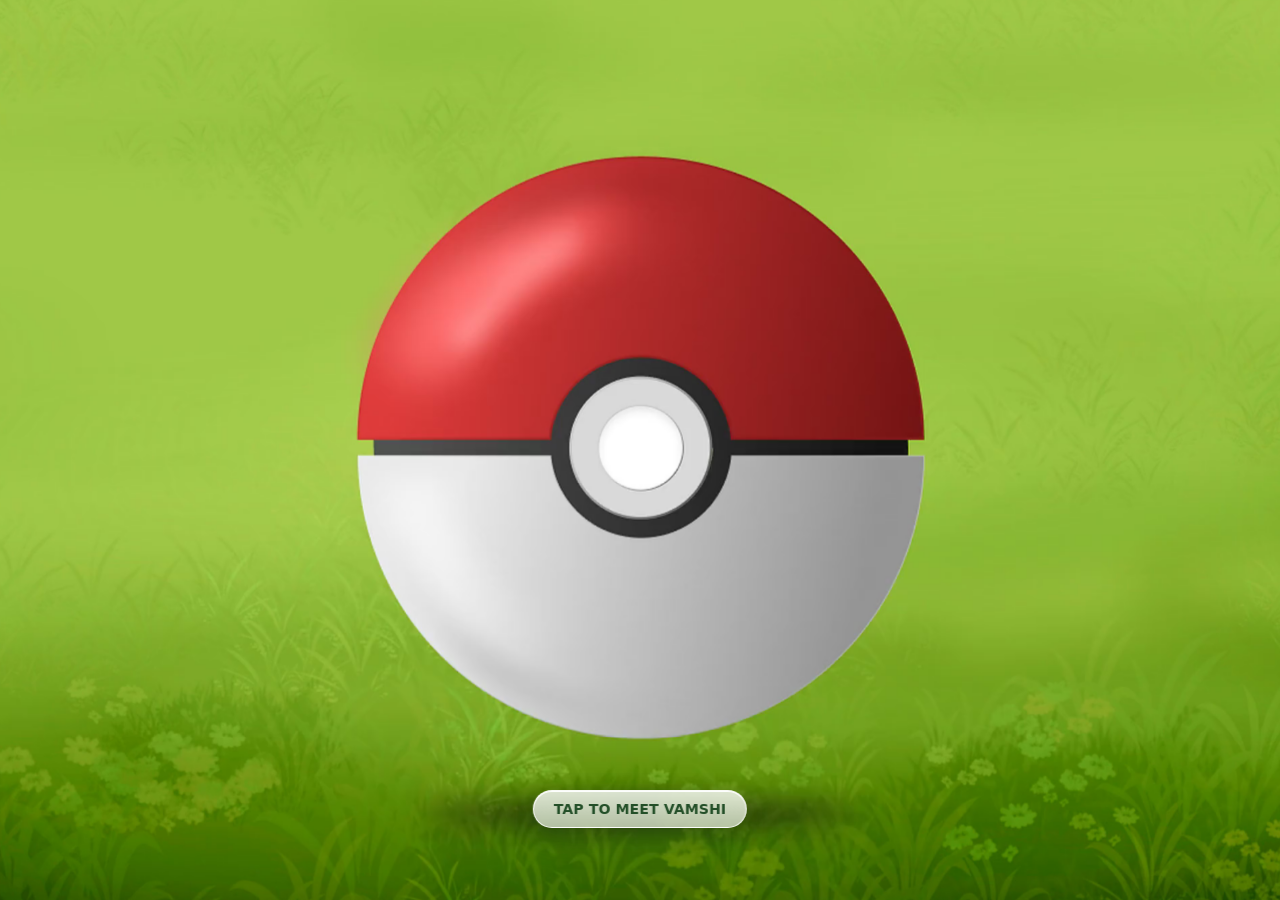
<file: index.html>
<!DOCTYPE html>
<html lang="en">
<head>
  <meta charset="UTF-8" />
  <meta name="viewport" content="width=device-width, initial-scale=1.0" />
  <title>Vamshi Mandre · Portfolio</title>
  <link rel="stylesheet" href="style.css"/>
  <link rel="icon" type="image/png" href="favicon.png" />
  <style>
    * { box-sizing: border-box; margin: 0; padding: 0; }
    html, body { height: 100%; }
    body { font-family: "Inter", "Segoe UI", system-ui, sans-serif; }

    #home {
      position: fixed; inset: 0; overflow: hidden;
      background: #9ccb6a;            /* grass-green until the poster paints */
      cursor: pointer;
    }
    #v {
      position: absolute; inset: 0;
      width: 100%; height: 100%;
      object-fit: cover; object-position: center;
      display: block; pointer-events: none;
      transform: scale(1.08);
      will-change: transform;
    }
    .hint {
      position: absolute; left: 50%; bottom: 8%;
      z-index: 3; margin: 0;
      display: inline-flex; align-items: center; gap: 9px; white-space: nowrap;
      padding: 10px 20px;
      color: #234f28; font-weight: 700; font-size: 14px; letter-spacing: .01em;
      background: linear-gradient(180deg, rgba(255,255,255,.82), rgba(255,255,255,.64));
      border: 1px solid rgba(255,255,255,.9); border-radius: 999px;
      box-shadow: 0 12px 28px rgba(26,60,28,.26), inset 0 1px 0 rgba(255,255,255,.95);
      -webkit-backdrop-filter: blur(10px) saturate(1.3);
      backdrop-filter: blur(10px) saturate(1.3);
      transform: translate(-50%, 0);
      animation: hintFloat 2.8s ease-in-out infinite;
    }
    #home.playing .hint {
      opacity: 0; transform: translate(-50%, 10px);
      transition: opacity .25s ease, transform .25s ease;
    }
    @keyframes hintFloat {
      0%, 100% { transform: translate(-50%, 0); }
      50%      { transform: translate(-50%, -5px); }
    }
    @media (prefers-reduced-motion: reduce) { .hint, #v { animation: none; } }

    /* portrait phones: cover-cropping clips the ball, so fit it and let the
       grass background fill the rest instead */
    @media (max-aspect-ratio: 5/8) {
      #home { background: #9ccb6a center center / cover no-repeat url("grass.jpg"); }
      #v {
        inset: auto; left: 50%; top: 50%;
        width: 175vw; height: auto;
        object-fit: fill;
        transform: translate(-50%, -50%) !important;
        animation: none !important;
        /* fade the video's top/bottom edges into the grass bg (no seam line) */
        -webkit-mask: linear-gradient(to bottom, transparent 0, #000 15%, #000 85%, transparent 100%);
                mask: linear-gradient(to bottom, transparent 0, #000 15%, #000 85%, transparent 100%);
      }
    }
  </style>
</head>
<body>
  <section id="home">
    <video id="v" muted playsinline preload="auto" poster="poster.png">
      <source src="home.mp4" type="video/mp4" />
    </video>
    <p class="hint">Tap to meet Vamshi</p>
  </section>

  <script>
    (function () {
      var NEXT = "details.html";      // → /portfolio/details when deployed
      var home = document.getElementById("home");
      var v = document.getElementById("v");
      var reduce = window.matchMedia("(prefers-reduced-motion: reduce)").matches;
      var busy = false, done = false;

      // gentle idle bob + cursor-reactive lean, composed into one transform
      var tx = 0, ty = 0, cx = 0, cy = 0, raf = 0, t0 = 0;
      function onMove(e) {
        var r = home.getBoundingClientRect();
        tx = (e.clientX - r.left - r.width / 2) / (r.width / 2);   // -1..1
        ty = (e.clientY - r.top - r.height / 2) / (r.height / 2);  // -1..1
      }
      function recentre() { tx = 0; ty = 0; }                     // ease back when cursor leaves
      function loop(now) {
        if (!t0) t0 = now;
        var bob = Math.sin((now - t0) / 3400 * 6.2832) * 1.1;      // gentle idle ±1.1%, ~3.4s
        cx += (tx - cx) * 0.09;                                    // smoothly follow the cursor
        cy += (ty - cy) * 0.09;
        var X = (cx * 2.2).toFixed(2);
        var Y = (bob + cy * 1.6).toFixed(2);
        var rot = (cx * 1.8).toFixed(2);
        v.style.transform = "scale(1.08) translate(" + X + "%," + Y + "%) rotate(" + rot + "deg)";
        raf = requestAnimationFrame(loop);
      }
      // wobble/cursor-lean only on devices with a real pointer (skip on touch)
      if (!reduce && window.matchMedia("(hover: hover) and (pointer: fine)").matches) {
        home.addEventListener("mousemove", onMove);
        home.addEventListener("mouseleave", recentre);
        raf = requestAnimationFrame(loop);
      }

      function go() { if (done) return; done = true; window.location.href = NEXT; }
      v.addEventListener("ended", go);

      home.addEventListener("click", function () {
        if (busy) return;
        busy = true;
        if (raf) cancelAnimationFrame(raf);          // freeze the ball where it is
        home.removeEventListener("mousemove", onMove);
        home.classList.add("playing");
        if (reduce) { go(); return; }
        var p = v.play();                // already at frame 0 — no seek, no hitch
        if (p && p.catch) p.catch(go);   // if playback is blocked, just navigate
        setTimeout(go, 900);             // safety net (video is ~0.6s)
      });
    })();
  </script>
</body>
</html>
</file>
<file: style.css>
/* ============================================================
   Pokémon Portfolio — styles
   ============================================================ */
:root {
  --red: #e3350d;
  --gold: #ffcb05;
  --blue: #3d7dca;
}

* { box-sizing: border-box; margin: 0; padding: 0; }

html, body {
  height: 100%;
  font-family: "Inter", "Segoe UI", system-ui, sans-serif;
  color: var(--ink);
  background: #7ac07a;
  -webkit-font-smoothing: antialiased;
}

/* view switching --------------------------------------------------------- */
.view {
  position: absolute;
  inset: 0;
  opacity: 0;
  visibility: hidden;
  transition: opacity .45s ease;
}
.view.is-active { opacity: 1; visibility: visible; }

/* ===================== HOME / GRASS ===================== */
#home {
  overflow: hidden;
  /* the grass photo fills the screen. Drop `grass.jpg` in the project folder.
     A green gradient shows as a fallback until the image is added. */
  background:
    #7ec04f
    linear-gradient(180deg, #9fd15e, #7cbd51 60%, #5ea23f) ;
  background-image: url("grass.jpg"),
    linear-gradient(180deg, #9fd15e, #7cbd51 60%, #5ea23f);
  background-size: cover, cover;
  background-position: center, center;
  background-repeat: no-repeat, no-repeat;
}
/* the grass photo already carries its own lighting — no CSS overlays */
#home::before, #home::after { display: none; }
/* the photo supplies the grass, so hide the CSS field decorations */
.wind, .bloom { display: none; }

/* ---- breeze: soft moving light bands over the field ---- */
.wind {
  position: absolute;
  inset: -20%;
  z-index: 1;
  pointer-events: none;
  background:
    repeating-linear-gradient(115deg,
      rgba(255,255,255,0) 0px,
      rgba(255,255,255,.05) 70px,
      rgba(255,255,255,0) 150px);
  mix-blend-mode: soft-light;
  animation: windmove 11s linear infinite;
}
@keyframes windmove {
  from { transform: translateX(-10%); }
  to   { transform: translateX(10%); }
}

/* ---- smooth swaying grass clumps ---- */
.clump {
  position: absolute;
  z-index: 2;
  transform-origin: bottom center;
  animation: sway var(--dur, 3.5s) ease-in-out infinite alternate;
  animation-delay: var(--delay, 0s);
  pointer-events: none;
  filter: drop-shadow(0 3px 2px rgba(0,0,0,.12));
}
.clump svg { display: block; }
@keyframes sway {
  from { transform: rotate(calc(var(--amp, 6deg) * -1)); }
  to   { transform: rotate(var(--amp, 6deg)); }
}

/* ---- drifting light particles (pollen) ---- */
.mote {
  position: absolute;
  z-index: 2;
  width: 6px; height: 6px;
  border-radius: 50%;
  background: radial-gradient(circle, rgba(255,255,255,.9), rgba(255,255,255,0) 70%);
  pointer-events: none;
  animation: drift var(--dur, 12s) linear infinite;
  animation-delay: var(--delay, 0s);
}
@keyframes drift {
  0%   { transform: translate(0, 0); opacity: 0; }
  10%  { opacity: .8; }
  90%  { opacity: .8; }
  100% { transform: translate(var(--dx, 40px), var(--dy, -120px)); opacity: 0; }
}

/* ---- roaming Pokémon (smooth vector) ---- */
.sprite {
  position: absolute;
  z-index: 3;
  left: 0; top: 0;
  pointer-events: none;
  will-change: transform;
}
.sprite .shadow {
  position: absolute;
  left: 50%; bottom: -2px;
  width: 60%; height: 12px;
  transform: translateX(-50%);
  background: radial-gradient(ellipse, rgba(0,0,0,.25), rgba(0,0,0,0) 70%);
}
.sprite .hop {
  animation: hop var(--hop, 0.5s) ease-in-out infinite;
  display: block;
  transform-origin: bottom center;
  filter: drop-shadow(0 2px 2px rgba(0,0,0,.18));
}
@keyframes hop {
  0%, 100% { transform: translateY(0) scaleY(1); }
  40%      { transform: translateY(-18%) scaleY(1.03); }
  50%      { transform: translateY(-20%) scaleY(1.04); }
  75%      { transform: translateY(0) scaleY(.96); }
}

.home-inner {
  position: relative;
  z-index: 5;
  height: 100%;
  display: flex;
  flex-direction: column;
  align-items: center;
  justify-content: center;
  gap: 30px;
}

/* glowing aura behind the ball */
.bloom {
  position: absolute;
  width: clamp(340px, 60vw, 560px);
  height: clamp(340px, 60vw, 560px);
  border-radius: 50%;
  background: radial-gradient(circle,
    rgba(255,255,255,.55) 0%, rgba(255,240,190,.35) 32%,
    rgba(255,255,255,0) 68%);
  filter: blur(4px);
  pointer-events: none;
  animation: bloompulse 2.6s ease-in-out infinite;
}
@keyframes bloompulse {
  0%, 100% { opacity: .55; transform: scale(.95); }
  50%      { opacity: 1;   transform: scale(1.06); }
}

.poke-stage {
  position: relative;
  z-index: 2;
  /* gentle floating so the ball hovers over the grass */
  animation: float 3.6s ease-in-out infinite;
}
@keyframes float {
  0%, 100% { transform: translateY(0); }
  50%      { transform: translateY(-16px); }
}

/* ---------- the Poké Ball (pure CSS) ---------- */
.pokeball {
  position: relative;
  width: clamp(250px, 44vw, 380px);
  height: clamp(250px, 44vw, 380px);
  border: none;
  background: none;
  cursor: pointer;
  padding: 0;
  border-radius: 50%;
  filter: drop-shadow(0 26px 22px rgba(0,0,0,.38));
  /* the "beating / asking to be clicked" heartbeat */
  animation: heartbeat 1.6s ease-in-out infinite;
}
@keyframes heartbeat {
  0%, 100% { transform: scale(1); }
  15%      { transform: scale(1.07); }
  30%      { transform: scale(1.0); }
  45%      { transform: scale(1.04); }
  60%      { transform: scale(1); }
}

.pokeball span { position: absolute; display: block; }

.pb-top, .pb-bottom { left: 0; width: 100%; height: 50%; }
.pb-top {
  top: 0;
  background:
    radial-gradient(135% 130% at 40% 20%, #ff9887 0%, #f0503f 40%, #cf2c1b 78%, #a71e11 100%);
  border-radius: 50% 50% 0 0 / 100% 100% 0 0;
}
.pb-bottom {
  bottom: 0;
  background:
    radial-gradient(135% 130% at 42% 82%, #ffffff 0%, #f1f1f1 48%, #d3d3d3 82%, #bcbcbc 100%);
  border-radius: 0 0 50% 50% / 0 0 100% 100%;
}
/* thin equator band */
.pb-band {
  top: calc(50% - 5px);
  left: 0; width: 100%; height: 10px;
  background: #17181c;
  z-index: 1;
}
/* sphere rim + inner shading for a 3D look */
.pokeball::before {
  content: "";
  position: absolute; inset: 0; border-radius: 50%;
  box-shadow:
    inset 0 -16px 28px rgba(0,0,0,.28),
    inset 0 12px 22px rgba(255,255,255,.22);
  border: 2px solid rgba(15,16,20,.55);
  z-index: 2; pointer-events: none;
}
/* centre button: black ring + white core */
.pb-button {
  top: 50%; left: 50%;
  width: 26%; height: 26%;
  transform: translate(-50%, -50%);
  background: radial-gradient(circle at 42% 38%, #ffffff 0%, #ececec 62%, #cfcfcf 100%);
  border: 7px solid #17181c;
  border-radius: 50%;
  box-shadow: 0 0 0 4px #fff inset, 0 2px 4px rgba(0,0,0,.3);
  z-index: 3;
}
/* big glossy highlight across the top-left */
.pb-shine {
  top: 8%; left: 12%;
  width: 46%; height: 34%;
  background: radial-gradient(circle at 35% 35%,
    rgba(255,255,255,.85), rgba(255,255,255,.25) 45%, rgba(255,255,255,0) 70%);
  border-radius: 50%;
  transform: rotate(-18deg);
  z-index: 4;
  pointer-events: none;
}
/* twinkling 4-point sparkle sitting on the gloss */
.pb-sparkle {
  top: 18%; left: 24%;
  width: 15%; height: 15%;
  z-index: 5;
  pointer-events: none;
  background: #fff;
  clip-path: polygon(
    50% 0%, 58% 42%, 100% 50%, 58% 58%,
    50% 100%, 42% 58%, 0% 50%, 42% 42%);
  filter: drop-shadow(0 0 3px rgba(255,255,255,.8));
  animation: twinkle 2.4s ease-in-out infinite;
}
@keyframes twinkle {
  0%, 100% { opacity: 0;   transform: scale(.3) rotate(0deg); }
  50%      { opacity: .95; transform: scale(1) rotate(20deg); }
}

.pokeball:hover { animation-play-state: paused; transform: scale(1.12); }

/* ---- wobble sequence triggered on click ---- */
.pokeball.shake {
  animation: shake .5s ease-in-out 2;
}
@keyframes shake {
  0%   { transform: rotate(0) scale(1.06); }
  20%  { transform: rotate(-16deg) scale(1.06); }
  40%  { transform: rotate(12deg)  scale(1.06); }
  60%  { transform: rotate(-10deg) scale(1.06); }
  80%  { transform: rotate(8deg)   scale(1.06); }
  100% { transform: rotate(0) scale(1.06); }
}

/* ---- click: spin before the catch ---- */
.pokeball.spin {
  animation: spin .7s cubic-bezier(.5,0,.3,1);
}
@keyframes spin {
  from { transform: rotate(0deg) scale(1.05); }
  to   { transform: rotate(720deg) scale(1.05); }
}

/* ---- ray of light beam ---- */
.beam {
  position: fixed;
  height: 20px;
  transform-origin: 0 50%;
  transform: rotate(0deg) scaleX(0);
  background: linear-gradient(90deg,
    rgba(255,255,255,0) 0%, rgba(255,255,255,.35) 8%,
    #ffffff 55%, #ffe58a 100%);
  border-radius: 999px;
  filter: drop-shadow(0 0 12px rgba(255,240,150,.95))
          drop-shadow(0 0 26px rgba(255,255,255,.85));
  z-index: 10;
  pointer-events: none;
  will-change: transform;
}

/* ---- the pokémon being sucked in: glows and shrinks ---- */
.sprite.captured {
  transition: transform .55s cubic-bezier(.5,0,.9,.35), opacity .55s ease-in;
  filter: brightness(2.4) drop-shadow(0 0 12px #fff);
}

/* ---- white ring pop when the catch confirms ---- */
.catch-ring {
  position: fixed;
  width: 46px; height: 46px;
  border-radius: 50%;
  border: 5px solid rgba(255,255,255,.95);
  transform: translate(-50%, -50%) scale(.2);
  opacity: 0;
  z-index: 10;
  pointer-events: none;
  animation: ringpop .5s ease-out forwards;
}
@keyframes ringpop {
  0%   { opacity: .95; transform: translate(-50%,-50%) scale(.2); }
  100% { opacity: 0;   transform: translate(-50%,-50%) scale(2.6); }
}

/* ---- opening: halves split apart, button flares ---- */
.pokeball.open .pb-top    { animation: openTop .5s forwards ease-in; }
.pokeball.open .pb-bottom { animation: openBottom .5s forwards ease-in; }
.pokeball.open .pb-button { box-shadow: 0 0 40px 20px #fff, 0 0 0 4px #fff inset; }
@keyframes openTop {
  to { transform: translateY(-120%) rotate(-8deg); opacity: .2; }
}
@keyframes openBottom {
  to { transform: translateY(120%) rotate(8deg); opacity: .2; }
}

.hint {
  color: #2f5d2f;
  font-weight: 700;
  letter-spacing: .12em;
  text-transform: uppercase;
  font-size: 14px;
  background: rgba(255,255,255,.55);
  padding: 8px 16px;
  border-radius: 999px;
  border: 2px solid rgba(47,93,47,.35);
  animation: hintpulse 1.25s ease-in-out infinite;
}
@keyframes hintpulse { 0%,100%{opacity:.65} 50%{opacity:1} }

/* fullscreen white flash */
.flash {
  position: absolute;
  inset: 0;
  z-index: 20;
  background: radial-gradient(circle at center, #fff, #fff);
  transform: scale(0);
  border-radius: 50%;
  opacity: 0;
  pointer-events: none;
}
.flash.go {
  animation: flashOut .55s forwards ease-out;
}
@keyframes flashOut {
  0%   { transform: scale(0);   opacity: 1; }
  70%  { transform: scale(2.6); opacity: 1; }
  100% { transform: scale(2.6); opacity: 1; }
}
.flash.fade { animation: flashFade .5s forwards ease-in; }
@keyframes flashFade { to { opacity: 0; transform: scale(2.6); } }

/* quick light pop as the ball opens and the trainer appears */
.flash.burst { animation: burst .55s ease-out forwards; }
@keyframes burst {
  0%   { opacity: 0;   transform: scale(.2); }
  35%  { opacity: .85; transform: scale(1.1); }
  100% { opacity: 0;   transform: scale(1.45); }
}

/* ---------- the trainer avatar (released from the ball) ---------- */
.avatar {
  position: absolute;
  left: 50%; top: 50%;
  width: clamp(170px, 27vw, 250px);
  transform: translate(-50%, -46%) scale(0);
  opacity: 0;
  z-index: 6;
  pointer-events: none;
  will-change: transform, opacity;
}
.avatar svg {
  display: block; width: 100%; height: auto;
  filter: drop-shadow(0 14px 16px rgba(0,0,0,.28));
}
.avatar.show { animation: emerge .85s cubic-bezier(.2,1.35,.35,1) forwards; }
@keyframes emerge {
  0%   { opacity: 0; transform: translate(-50%, 8%) scale(.14); }
  55%  { opacity: 1; }
  100% { opacity: 1; transform: translate(-50%, -46%) scale(1); }
}
/* gentle idle bob once standing */
.avatar.show svg { animation: avbob 2.4s ease-in-out .85s infinite; }
@keyframes avbob { 0%, 100% { transform: translateY(0); } 50% { transform: translateY(-6px); } }

/* ===================== INFO / CLEAN WEBSITE ===================== */
#info {
  overflow-x: hidden;   /* clouds drift off-screen — don't let them add sideways scroll */
  overflow-y: auto;
  /* soft Pokémon-route sky → grass, kept pastel so the white cards pop */
  background: linear-gradient(180deg,
    #cdeaf8 0%, #dceff3 30%, #e8f2ec 52%, #dcecd4 74%, #c7e2bb 100%);
  font-family: "Inter", system-ui, sans-serif;
}

/* fade in from white so arriving from the Poké Ball's flash is seamless */
.page-in {
  position: fixed; inset: 0; background: #fff; z-index: 9999;
  pointer-events: none; animation: pageIn .5s ease-out forwards;
}
@keyframes pageIn { from { opacity: 1; } to { opacity: 0; } }
@media (prefers-reduced-motion: reduce) { .page-in { display: none; } }

/* drifting clouds, pinned to the top of the scroll view */
.scene { position: sticky; top: 0; height: 0; z-index: 0; pointer-events: none; }
.cloud {
  position: absolute; width: 46px; height: 46px;
  background: #fff; border-radius: 50%; opacity: .9;
  filter: drop-shadow(0 8px 10px rgba(120,150,180,.18));
}
.cloud::before, .cloud::after {
  content: ""; position: absolute; background: #fff; border-radius: 50%;
}
.cloud::before { width: 62px; height: 62px; left: 24px; top: 8px; }
.cloud::after  { width: 38px; height: 38px; left: -16px; top: 12px; }
.cloud.c1 { top: 34px; left: 6%;  transform: scale(.9);  animation: drift 70s linear infinite; }
.cloud.c2 { top: 74px; left: 42%; transform: scale(1.15); animation: drift 96s linear -22s infinite; }
.cloud.c3 { top: 18px; left: 68%; transform: scale(.7);  animation: drift 60s linear -36s infinite; }
.cloud.c4 { top: 104px; left: 86%; transform: scale(1);  animation: drift 112s linear -55s infinite; }
@keyframes drift { from { margin-left: -180px; } to { margin-left: 105vw; } }

/* two-column website layout: sticky profile + wide content */
.site {
  max-width: 1080px;
  margin: 0 auto;
  padding: 40px 32px 72px;
  display: grid;
  grid-template-columns: 330px 1fr;
  gap: 28px;
  align-items: start;
}
.site-top {
  grid-column: 1 / -1;
  display: flex; align-items: center; gap: 12px;
  margin-bottom: 2px;
}
.pdx-back {
  height: 42px; padding: 0 18px 0 14px; border-radius: 12px; border: none;
  background: #fff; color: #2b3560; font-size: 14px; font-weight: 600; cursor: pointer;
  display: inline-flex; align-items: center; gap: 9px; text-decoration: none;
  box-shadow: 0 6px 16px rgba(31,45,71,.08); transition: background .15s ease;
}
.pdx-back:hover { background: #f3f5f8; }
.pdx-back-arrow { font-size: 18px; line-height: 1; }

/* left profile sidebar */
.side {
  position: sticky; top: 40px;
  background: #fff; border-radius: 24px; padding: 20px 24px 24px;
  box-shadow: 0 18px 46px rgba(31, 45, 71, .10);
  border: 1px solid rgba(43, 53, 96, .05);
  text-align: center;
}
/* frame the sidebar as a Trainer Card */
.side-tag {
  display: flex; align-items: center; justify-content: center; gap: 8px;
  font-size: 11px; font-weight: 800; letter-spacing: .14em;
  text-transform: uppercase; color: #9aa3b4; margin-bottom: 14px;
}
.mini-ball {
  width: 14px; height: 14px; border-radius: 50%;
  border: 2px solid #22252b; box-sizing: border-box;
  background: linear-gradient(180deg, #e3350d 0 42%, #22252b 42% 58%, #fff 58% 100%);
}
/* sidebar hero = a little route scene: sky, a cloud, grassy ground */
.side-hero {
  position: relative; overflow: hidden;
  height: 300px; border-radius: 18px; margin-bottom: 18px;
  /* sky stays, grass recoloured to the landing meadow's warm yellow-green */
  background: linear-gradient(180deg, #bfe6f6 0%, #d6eef1 50%, #c7dd86 72%, #9cc84f 100%);
  display: grid; place-items: center;
}
/* full-body trainer standing on the grass, with a gentle idle animation */
.side-avatar {
  position: absolute; left: 50%; bottom: 0;
  height: 97%; width: auto; max-width: 94%;
  object-fit: contain; object-position: bottom;
  z-index: 1;
  transform-origin: 50% 100%;
  filter: drop-shadow(0 6px 8px rgba(0,0,0,.22));
  animation: idle 4.2s ease-in-out infinite;
}
@keyframes idle {
  0%, 100% { transform: translateX(-50%) translateY(0) rotate(-0.8deg); }
  50%      { transform: translateX(-50%) translateY(-6px) rotate(0.8deg); }
}
/* soft ground shadow that pulses with the bob so he looks planted */
.side-shadow {
  position: absolute; left: 50%; bottom: 12px;
  width: 78px; height: 13px; border-radius: 50%;
  background: radial-gradient(ellipse, rgba(0,0,0,.30), rgba(0,0,0,0) 70%);
  z-index: 0;
  animation: idleShadow 4.2s ease-in-out infinite;
}
@keyframes idleShadow {
  0%, 100% { transform: translateX(-50%) scale(1);   opacity: .9; }
  50%      { transform: translateX(-50%) scale(.82); opacity: .6; }
}
.side-hero::before { /* soft cloud */
  content: ""; position: absolute; top: 26px; left: 26px; z-index: 0;
  width: 34px; height: 14px; background: #fff; border-radius: 12px; opacity: .9;
  box-shadow: 15px -5px 0 -2px #fff, 27px 1px 0 -4px #fff;
}
.side-hero::after { /* grassy ground with scalloped tips */
  content: ""; position: absolute; left: 0; right: 0; bottom: 0; height: 34px; z-index: 0;
  background: linear-gradient(180deg, #86c14a, #6ba43a);
  -webkit-mask: radial-gradient(circle 7px at 7px 0, transparent 7px, #000 8px) 0 -7px / 14px 100% repeat-x;
          mask: radial-gradient(circle 7px at 7px 0, transparent 7px, #000 8px) 0 -7px / 14px 100% repeat-x;
}

/* Pokédex-style height/weight that fade in when you hover the avatar scene */
.side-stats {
  position: absolute; inset: 0; z-index: 3; pointer-events: none;
  opacity: 0; transition: opacity .22s ease;
}
.side-hero:hover .side-stats { opacity: 1; }
.side-stat {
  position: absolute; top: 12px;
  display: inline-flex; align-items: baseline; gap: 5px;
  background: rgba(22, 32, 26, .66); color: #fff;
  font-family: "Poppins", sans-serif; font-weight: 700; font-size: 13px;
  padding: 5px 10px; border-radius: 999px;
  -webkit-backdrop-filter: blur(4px); backdrop-filter: blur(4px);
  transform: translateY(-5px); transition: transform .22s ease;
}
.side-hero:hover .side-stat { transform: translateY(0); }
.side-stat i { font-style: normal; font-size: 10px; opacity: .7; font-weight: 800; letter-spacing: .05em; }
.side-stat.ht { left: 12px; }
.side-stat.wt { right: 12px; }
.pdx-photo {
  position: relative; z-index: 1;
  width: 130px; height: 130px; border-radius: 50%;
  background: #fff; display: grid; place-items: center;
  box-shadow: 0 10px 24px rgba(31,45,71,.14); overflow: hidden;
}
.pdx-photo img { width: 100%; height: 100%; object-fit: cover; }
.pdx-photo span { font-size: 52px; color: #bcd6c6; }
.side-name {
  font-family: "Poppins", sans-serif; font-weight: 700;
  font-size: 23px; color: #2b3560;
}
.side-role { font-size: 14px; color: #9aa3b4; margin-top: 2px; }
.side-tagline {
  font-size: 13.5px; line-height: 1.5; color: #6c7791;
  margin: 10px auto 0; max-width: 30ch;
}

/* labelled blocks in the trainer card */
.side-block { text-align: left; margin-top: 18px; }
.side-label {
  display: block; font-size: 11px; font-weight: 800; letter-spacing: .12em;
  text-transform: uppercase; color: #aeb6c4; margin-bottom: 10px;
}
.side-chips { gap: 8px; }
.side-chips .pdx-chip { font-size: 12px; padding: 6px 11px; }

.side-facts {
  display: flex; flex-direction: column; gap: 8px;
  margin: 18px 0 0; text-align: left;
}
.side-facts span {
  display: flex; align-items: center; gap: 10px;
  background: #f6f8fa; border-radius: 12px; padding: 11px 14px;
  font-size: 13.5px; font-weight: 600; color: #3b456a;
}
.side-facts i { font-style: normal; font-size: 15px; }
.side-links { display: flex; flex-direction: column; gap: 8px; }
.side-links a {
  display: flex; justify-content: space-between; align-items: center;
  text-decoration: none; background: #f6f8fa; border-radius: 12px;
  padding: 12px 15px; font-weight: 600; color: #2b3560; font-size: 14px;
  transition: background .15s ease;
}
.side-links a:hover { background: #eef2f6; }
.side-links a span { color: #b3bccb; }

/* right content area */
/* right column is now a stack of separate panel cards */
.main {
  display: flex; flex-direction: column; gap: 18px;
  background: none; box-shadow: none; border: none; padding: 0;
}
.sec {
  background: #fff; border-radius: 22px; padding: 22px 26px;
  box-shadow: 0 14px 36px rgba(31, 45, 71, .08);
  border: 1px solid rgba(43, 53, 96, .05);
}
.sec-title {
  display: flex; align-items: center; gap: 12px;
  font-family: "Poppins", sans-serif; font-weight: 700;
  font-size: 20px; color: #2b3560; margin-bottom: 18px;
}
.sec-title::before { /* mini Poké Ball */
  content: ""; width: 19px; height: 19px; flex: 0 0 auto;
  border-radius: 50%; border: 2px solid #22252b; box-sizing: border-box;
  background:
    radial-gradient(circle at 50% 50%, #fff 0 20%, #22252b 21% 32%, rgba(0,0,0,0) 33%),
    linear-gradient(180deg, #e3350d 0 44%, #22252b 44% 56%, #fff 56% 100%);
}
.sec-title::after { content: ""; flex: 1; height: 1px; background: #eef1f5; }

/* experience: company list <-> details */
.xp { display: flex; gap: 24px; align-items: flex-start; }
.xp-tabs {
  display: flex; flex-direction: column; flex: 0 0 148px;
  border-left: 2px solid #eef1f5;
}
.xp-co {
  text-align: left; border: none; background: none; cursor: pointer;
  font-family: "Inter", sans-serif; font-size: 14px; font-weight: 600; color: #9aa3b4;
  padding: 11px 16px; margin-left: -2px; border-left: 2px solid transparent;
  white-space: nowrap; transition: color .15s, border-color .15s, background .15s;
}
.xp-co:hover { color: #2b3560; background: #f6f8fa; }
.xp-co.is-active { color: #2fa36b; border-left-color: #2fa36b; }
.xp-details { flex: 1; min-width: 0; }
.xp-detail { display: none; }
.xp-detail.is-active { display: block; animation: fadeup .3s ease; }
.xp-detail h4 { font-family: "Poppins", sans-serif; font-size: 17px; color: #2b3560; }
.xp-detail h4 span { color: #2fa36b; }
.xp-date { font-size: 13px; color: #9aa3b4; margin: 5px 0 15px; letter-spacing: .02em; }
.xp-detail ul { list-style: none; display: flex; flex-direction: column; gap: 11px; }
.xp-detail li {
  position: relative; padding-left: 22px;
  font-size: 14.5px; line-height: 1.6; color: #58627a;
}
.xp-detail li::before { content: "▹"; position: absolute; left: 2px; color: #2fa36b; }

.pdx-tabs {
  display: flex; gap: 26px; padding-top: 22px;
  border-bottom: 1px solid #eef1f5; overflow-x: auto; scrollbar-width: none;
}
.pdx-tabs::-webkit-scrollbar { display: none; }
.pdx-tab {
  border: none; background: none; cursor: pointer;
  font-family: "Poppins", sans-serif; font-weight: 600; font-size: 15px;
  color: #aab1c0; padding: 6px 0 14px; white-space: nowrap;
  position: relative; transition: color .15s ease;
}
.pdx-tab:hover { color: #6b7690; }
.pdx-tab.is-active { color: #2b3560; }
.pdx-tab.is-active::after {
  content: ""; position: absolute; left: 0; right: 0; bottom: -1px;
  height: 3px; border-radius: 3px 3px 0 0; background: #2b3560;
}

.pdx-panels { padding-top: 24px; }
.pdx-panel { display: none; }
.pdx-panel.is-active { display: block; animation: fadeup .3s ease; }
@keyframes fadeup { from { opacity: 0; transform: translateY(8px); } to { opacity: 1; transform: none; } }

.pdx-panel h3 {
  font-family: "Poppins", sans-serif; font-size: 18px; color: #2b3560;
  margin-bottom: 14px;
}
.pdx-lead { font-size: 16px; line-height: 1.75; color: #58627a; max-width: 62ch; }
.pdx-lead a {
  color: #2fa36b; font-weight: 600; text-decoration: none;
  border-bottom: 1px solid rgba(47,163,107,.4);
}
.pdx-lead a:hover { border-bottom-color: #2fa36b; }

.xp-item { padding: 18px 0; border-bottom: 1px solid #f0f2f6; }
.xp-item:first-child { padding-top: 4px; }
.xp-item:last-child { border-bottom: none; }
.xp-item b { font-family: "Poppins", sans-serif; font-size: 16px; color: #2b3560; }
.xp-meta { font-size: 13px; color: #9aa3b4; margin: 3px 0 8px !important; }
.xp-item p { font-size: 14.5px; line-height: 1.6; color: #58627a; max-width: 62ch; }

.pdx-chips { display: flex; flex-wrap: wrap; gap: 10px; }
/* skills as soft type badges */
.pdx-chip {
  background: #eef2f6; color: #3b456a; border-radius: 999px;
  padding: 9px 15px; font-size: 13.5px; font-weight: 700;
}
.pdx-chip:nth-child(6n+1) { background: #e6f0d7; color: #4c6a2c; }
.pdx-chip:nth-child(6n+2) { background: #dcebf8; color: #2f5a9c; }
.pdx-chip:nth-child(6n+3) { background: #fbe6d0; color: #a25f22; }
.pdx-chip:nth-child(6n+4) { background: #ece1fa; color: #6a3fa0; }
.pdx-chip:nth-child(6n+5) { background: #fbe0ea; color: #a83a63; }
.pdx-chip:nth-child(6n+6) { background: #fdefbf; color: #886711; }

/* projects as pastel Pokédex entries */
.pdx-projects { display: grid; grid-template-columns: 1fr 1fr; gap: 14px; counter-reset: dex; }
.pdx-proj {
  position: relative; display: block; counter-increment: dex;
  text-decoration: none; border-radius: 16px; padding: 15px 18px 16px;
  border: 1px solid rgba(43, 53, 96, .06);
  transition: transform .15s ease, box-shadow .15s ease;
}
.pdx-proj::before {
  content: "No. " counter(dex, decimal-leading-zero);
  display: block; margin-bottom: 5px;
  font-size: 11px; font-weight: 800; letter-spacing: .05em; color: rgba(43, 53, 96, .4);
}
.pdx-proj:nth-child(3n+1) { background: #e8f1e0; }
.pdx-proj:nth-child(3n+2) { background: #e2eef7; }
.pdx-proj:nth-child(3n+3) { background: #f6ecdf; }
.pdx-proj:hover { transform: translateY(-3px); box-shadow: 0 12px 24px rgba(31, 45, 71, .12); }
.pdx-proj h4 { font-family: "Poppins", sans-serif; font-size: 15.5px; color: #2b3560; }
.pdx-proj p { font-size: 13.5px; color: #6c7791; margin-top: 5px; line-height: 1.55; }
.pdx-proj-arrow { position: absolute; top: 14px; right: 16px; color: #9fb0c0; font-size: 17px; }

/* stack to a single column on narrow screens */
/* ===== playful "drop a Pokémon" footer ===== */
.pfoot {
  position: relative;
  margin-top: 4px;
  overflow: hidden;
  padding: 44px 20px 0;
  text-align: center;
}
/* grassy ground the crowd stands in */
.pfoot-ground {
  position: absolute; left: 0; right: 0; bottom: 0; height: 54px; z-index: 0;
  background: linear-gradient(#8cc44f, #6ba43a);
  -webkit-mask: radial-gradient(circle 8px at 8px 0, transparent 8px, #000 9px) 0 -8px / 16px 100% repeat-x;
          mask: radial-gradient(circle 8px at 8px 0, transparent 8px, #000 9px) 0 -8px / 16px 100% repeat-x;
}
.pfoot-cta { position: relative; z-index: 2; }
.pfoot-title {
  font-family: "Poppins", sans-serif; font-weight: 700;
  font-size: 22px; color: #2b3560;
}
.pfoot-sub { font-size: 14px; color: #9aa3b4; margin-top: 6px; }
.pfoot-btn {
  margin-top: 18px; display: inline-flex; align-items: center; gap: 8px;
  background: #2fa36b; color: #fff; border: none; border-radius: 999px;
  padding: 13px 24px; font-family: "Poppins", sans-serif; font-weight: 700;
  font-size: 15px; cursor: pointer;
  box-shadow: 0 10px 22px rgba(47,163,107,.32);
  transition: transform .12s ease, box-shadow .12s ease;
}
.pfoot-btn:hover { transform: translateY(-2px); box-shadow: 0 14px 26px rgba(47,163,107,.4); }
.pfoot-btn:active { transform: translateY(0); }
.pfoot-btn:disabled {
  background: #cdd6e2; color: #fff; cursor: default;
  box-shadow: none; transform: none;
}
.pfoot-count { display: block; margin-top: 12px; font-size: 13px; color: #9aa3b4; font-weight: 600; }

.pfoot-stage {
  position: relative; z-index: 1;
  margin-top: 22px; min-height: 118px;
  display: flex; justify-content: center; align-items: flex-end;
  overflow: visible;
}
/* inner track scales down to fit the width so the whole crowd stays visible */
.pfoot-track {
  flex: 0 0 auto;
  display: flex; justify-content: center; align-items: flex-end;
  transform-origin: bottom center;
  transition: transform .3s ease;
}
.pfoot-mon {
  position: relative;
  margin: 0 -12px; flex: 0 0 auto;
  transform: translateY(20px) rotate(var(--rot, 0deg));
  animation: monpop .5s cubic-bezier(.2,1.35,.4,1) both;
}
.pfoot-sprite {
  width: 100%; height: 100%; object-fit: contain; display: block;
  filter: drop-shadow(0 6px 8px rgba(0,0,0,.12));
  transition: transform .18s ease;
}
.pfoot-mon:hover { z-index: 6; }
.pfoot-mon:hover .pfoot-sprite { transform: translateY(-7px) scale(1.07); }
/* name tag on hover */
.pfoot-name {
  position: absolute; left: 50%; bottom: calc(100% + 4px);
  transform-origin: bottom center;
  transform: translateX(-50%) translateY(4px) scale(var(--inv, 1));
  background: #2b3560; color: #fff;
  font-family: "Poppins", sans-serif; font-weight: 600; font-size: 12px;
  white-space: nowrap; padding: 5px 11px; border-radius: 999px;
  box-shadow: 0 8px 16px rgba(31,45,71,.30);
  opacity: 0; pointer-events: none;
  transition: opacity .16s ease, transform .16s ease;
}
.pfoot-name::after {
  content: ""; position: absolute; top: 100%; left: 50%;
  transform: translateX(-50%);
  border: 5px solid transparent; border-top-color: #2b3560;
}
.pfoot-mon:hover .pfoot-name { opacity: 1; transform: translateX(-50%) translateY(0) scale(var(--inv, 1)); }

/* small legal / fan-work footer under the crowd */
.legal {
  position: relative; z-index: 2;
  background: #52822c;
  color: rgba(255, 255, 255, .66);
  text-align: center;
  padding: 12px 20px 15px;
  font-size: 10px; line-height: 1.5;
}
.legal p { max-width: 540px; margin: 0 auto; }
.legal p + p { margin-top: 3px; }
.legal a { color: rgba(255, 255, 255, .9); }
.legal-sign { margin-top: 7px; color: rgba(255, 255, 255, .82); }
@keyframes monpop {
  0%   { opacity: 0; transform: translateY(74px) scale(.4) rotate(0); }
  60%  { opacity: 1; }
  100% { opacity: 1; transform: translateY(20px) scale(1) rotate(var(--rot, 0deg)); }
}

@media (max-width: 820px) {
  .site { grid-template-columns: 1fr; padding: 24px 18px 56px; }
  .side { position: static; min-width: 0; }
  .main { padding: 8px 20px 16px; min-width: 0; }
  .pdx-projects { grid-template-columns: 1fr; }
  /* experience tabs become a horizontal row above the details */
  .xp { flex-direction: column; gap: 16px; align-items: stretch; }
  .xp-tabs {
    flex-direction: row; flex: none; min-width: 0;
    border-left: none; border-bottom: 2px solid #eef1f5;
    overflow-x: auto; scrollbar-width: none;
  }
  .xp-tabs::-webkit-scrollbar { display: none; }
  .xp-co {
    margin-left: 0; margin-bottom: -2px;
    border-left: none; border-bottom: 2px solid transparent;
  }
  .xp-co.is-active { border-left-color: transparent; border-bottom-color: #2fa36b; }
}

/* ===== the one big trading card ===== */
.tcg {
  position: relative;
  border-radius: 22px;
  padding: 12px;
  background: linear-gradient(150deg,
    #f2f3f5 0%, #c7c9cf 22%, #eceef1 45%, #b9bcc4 70%, #dcdee3 100%);
  box-shadow: 0 22px 50px rgba(0,0,0,.45), inset 0 0 0 1px rgba(255,255,255,.55);
}
.tcg-inner {
  position: relative;
  border-radius: 14px;
  padding: 14px 14px 16px;
  background: radial-gradient(120% 82% at 50% 0%,
    #dcf4ab 0%, #b8e283 28%, #90d060 58%, #6dbb4a 100%);
  box-shadow: inset 0 0 0 3px #e8c54e, inset 0 0 0 5px rgba(0,0,0,.15);
  overflow: hidden;
}

/* top bar */
.tcg-topbar { display: flex; align-items: center; gap: 8px; margin-bottom: 10px; }
.tcg-stage {
  font-size: 10px; font-weight: 800; letter-spacing: .06em; color: #333;
  background: linear-gradient(#f5f5f7, #c9ccd3);
  padding: 3px 8px; border-radius: 6px; border: 1px solid rgba(0,0,0,.25);
}
.tcg-name {
  flex: 1; font-size: 26px; line-height: 1; color: #171717;
  font-weight: 800; letter-spacing: -.01em;
  text-shadow: 0 1px 0 rgba(255,255,255,.45);
}
.tcg-hp { font-size: 13px; font-weight: 800; color: #c0392b; }
.tcg-hp b { font-size: 24px; }
.tcg-type { font-size: 22px; filter: drop-shadow(0 1px 1px rgba(0,0,0,.35)); }

/* illustration window */
.tcg-art {
  position: relative; height: 236px; border-radius: 8px; overflow: hidden;
  border: 4px solid #e8c54e;
  box-shadow: 0 3px 8px rgba(0,0,0,.25), inset 0 0 0 2px rgba(0,0,0,.2);
  background: linear-gradient(#c3ebff, #a1daf5 38%, #cfe9ad 72%, #a6d783);
}
.tcg-rays {
  position: absolute; left: 50%; top: 20%;
  width: 200%; height: 200%; transform: translate(-50%, -20%);
  background: repeating-conic-gradient(from 0deg,
    rgba(255,255,255,.30) 0deg 4deg, rgba(255,255,255,0) 4deg 17deg);
  mix-blend-mode: screen; opacity: .55;
  animation: rays 44s linear infinite;
  pointer-events: none;
}
@keyframes rays { to { transform: translate(-50%, -20%) rotate(360deg); } }
.tcg-photo { position: absolute; inset: 0; display: grid; place-items: center; }
.tcg-photo img { width: 100%; height: 100%; object-fit: cover; }
.tcg-photo span {
  font-size: 62px; color: rgba(255,255,255,.9);
  filter: drop-shadow(0 2px 5px rgba(0,0,0,.35));
}

/* info strip */
.tcg-strip {
  display: flex; flex-wrap: wrap; justify-content: center; align-items: center;
  gap: 2px 6px; margin: 9px 0 4px; padding: 5px 10px; border-radius: 6px;
  background: linear-gradient(#eceef1, #c9ccd3); border: 1px solid rgba(0,0,0,.28);
  font-size: 11px; font-weight: 800; color: #333;
  text-transform: uppercase; letter-spacing: .03em;
}
.tcg-strip span:not(:last-child)::after { content: "·"; margin-left: 8px; opacity: .5; }

/* signature move */
.tcg-move {
  display: grid; grid-template-columns: auto 1fr auto; align-items: center;
  gap: 8px; padding: 10px 2px 8px;
}
.tcg-energy { display: flex; gap: 3px; }
.tcg-energy i {
  width: 18px; height: 18px; border-radius: 50%;
  border: 2px solid rgba(0,0,0,.3);
}
.e-grass { background: radial-gradient(circle at 40% 35%, #9be07a, #5aa83f); }
.e-colorless { background: radial-gradient(circle at 40% 35%, #fff, #d7d7d7); }
.tcg-move-name { font-size: 18px; font-weight: 800; color: #171717; }
.tcg-move-tag {
  font-size: 11px; font-weight: 800; color: #4a7a2e;
  text-transform: uppercase; letter-spacing: .05em;
}
.tcg-move-desc { grid-column: 1 / -1; font-size: 13px; color: #2f3a25; margin-top: 2px; }

/* body sections */
.tcg-sec { padding: 13px 2px; border-top: 1px solid rgba(0,0,0,.16); }
.tcg-sec h2 {
  display: flex; align-items: center; gap: 8px;
  font-size: 16px; color: #171717; margin-bottom: 9px;
}
.tcg-sec h2 .dot {
  width: 14px; height: 14px; border-radius: 50%; flex: 0 0 auto;
  background: radial-gradient(circle at 40% 35%, #9be07a, #4f9a35);
  border: 2px solid rgba(0,0,0,.3);
}
.tcg-sec > p { line-height: 1.55; font-size: 14px; color: #243018; }
.ph { color: #5c6b4a; font-style: italic; }

/* skill chips read as white pills on the green card */
.tcg .chip {
  background: #fff; color: #2f5a1e; border: 2px solid #4f9a35;
  text-shadow: none; box-shadow: 0 2px 0 rgba(0,0,0,.12);
}

/* experience timeline */
.tl { list-style: none; position: relative; padding-left: 18px; }
.tl::before {
  content: ""; position: absolute; left: 5px; top: 6px; bottom: 6px;
  width: 2px; background: rgba(0,0,0,.22);
}
.tl li { position: relative; padding: 0 0 14px 8px; }
.tl li:last-child { padding-bottom: 0; }
.tl li::before {
  content: ""; position: absolute; left: -18px; top: 4px;
  width: 10px; height: 10px; border-radius: 50%;
  background: #4f9a35; border: 2px solid #fff; box-shadow: 0 0 0 1px rgba(0,0,0,.3);
}
.tl-when { display: inline-block; font-size: 12px; font-weight: 800; color: #3f7a26; }
.tl b { display: block; font-size: 14.5px; color: #171717; margin: 2px 0; }
.tl p { font-size: 13px; color: #33402a; line-height: 1.5; }

/* card footer */
.tcg-footer { border-top: 1px solid rgba(0,0,0,.2); margin-top: 6px; padding-top: 11px; }
.tcg-flavor { font-size: 12.5px; font-style: italic; line-height: 1.5; color: #2f3a25; padding: 0 4px; }
.tcg-cred {
  display: flex; justify-content: space-between;
  font-size: 10px; color: #34421f; margin-top: 8px; padding: 0 4px; opacity: .85;
}

/* trainer card header */
.trainer-card {
  position: relative;
  background: linear-gradient(135deg, var(--blue), #2f6bb5);
  color: #fff;
  border: 5px solid #fff;
  border-radius: 22px;
  padding: 22px;
  display: flex;
  align-items: center;
  gap: 20px;
  box-shadow: 0 14px 30px rgba(0,0,0,.25), 0 0 0 5px rgba(0,0,0,.12);
  overflow: hidden;
}
.trainer-card::before {
  /* holographic streak */
  content: "";
  position: absolute; inset: 0;
  background: linear-gradient(115deg, transparent 30%, rgba(255,255,255,.28) 50%, transparent 70%);
  transform: translateX(-30%);
  animation: holo 5s linear infinite;
  pointer-events: none;
}
@keyframes holo { to { transform: translateX(60%); } }

.tc-badge {
  position: absolute; top: 12px; right: 14px;
  font-size: 11px; font-weight: 800; letter-spacing: .1em;
  background: var(--gold); color: #3a2f00;
  padding: 4px 10px; border-radius: 999px;
}
.tc-avatar {
  flex: 0 0 auto;
  width: 108px; height: 108px;
  border-radius: 50%;
  border: 5px solid var(--gold);
  background: #eaf2ff;
  overflow: hidden;
  display: grid; place-items: center;
}
.tc-avatar img { width: 100%; height: 100%; object-fit: cover; }
.tc-avatar-placeholder { font-size: 46px; color: var(--blue); }
.tc-name {
  font-size: 30px; line-height: 1.1;
  text-shadow: 2px 2px 0 rgba(0,0,0,.3);
}
.tc-role { margin-top: 4px; font-weight: 600; opacity: .95; }
.tc-stats {
  margin-top: 12px; display: flex; gap: 18px; flex-wrap: wrap;
  font-size: 13px;
}
.tc-stats b { display:block; font-size: 18px; color: var(--gold); }

/* ===== Pokédex header ===== */
.dex-card {
  position: relative;
  background: linear-gradient(135deg, var(--blue), #2f6bb5);
  color: #fff;
  border: 5px solid #fff;
  border-radius: 22px;
  padding: 22px;
  box-shadow: 0 14px 30px rgba(0,0,0,.25), 0 0 0 5px rgba(0,0,0,.12);
  overflow: hidden;
}
.dex-card::before {
  content: ""; position: absolute; inset: 0;
  background: linear-gradient(115deg, transparent 30%, rgba(255,255,255,.28) 50%, transparent 70%);
  transform: translateX(-30%);
  animation: holo 5s linear infinite;
  pointer-events: none;
}
.dex-top { display: flex; align-items: center; gap: 20px; position: relative; z-index: 1; }
.dex-id { min-width: 0; }
.dex-species {
  margin-top: 3px; font-weight: 700; font-style: italic;
  color: var(--gold); opacity: .95;
}
.dex-types { margin-top: 10px; }
.dex-types .chip { font-size: 12px; padding: 6px 12px; }

.dex-vitals {
  position: relative; z-index: 1;
  display: grid; grid-template-columns: repeat(4, 1fr); gap: 10px;
  margin-top: 18px;
}
.dex-vitals > div {
  background: rgba(255,255,255,.14);
  border: 1px solid rgba(255,255,255,.28);
  border-radius: 12px; padding: 8px 10px; text-align: center;
}
.dex-vitals span {
  display: block; font-size: 11px; letter-spacing: .05em;
  opacity: .85; text-transform: uppercase;
}
.dex-vitals b { display: block; margin-top: 3px; font-size: 14px; color: #fff; }

.dex-flavor {
  position: relative; z-index: 1;
  margin-top: 16px; line-height: 1.55; font-size: 14.5px;
  background: rgba(0,0,0,.16);
  border-radius: 12px; padding: 12px 14px;
}

.panel-sub { font-size: 13px; font-weight: 600; color: #999; }

/* reveal-on-scroll for panels */
.reveal {
  opacity: 0; transform: translateY(24px);
  transition: opacity .5s ease, transform .5s ease;
}
.reveal.in-view { opacity: 1; transform: none; }

/* ===== Base stats ===== */
.stats { display: flex; flex-direction: column; gap: 10px; }
.stat { display: grid; grid-template-columns: 92px 1fr 34px; align-items: center; gap: 12px; }
.stat-name { font-weight: 700; font-size: 14px; color: var(--ink); }
.stat-bar {
  height: 14px; background: #ececf2; border-radius: 999px;
  overflow: hidden; border: 1px solid #d6d6e0;
}
.stat-bar i {
  display: block; height: 100%; width: 0;
  background: linear-gradient(90deg, #7ac74c, #4caf50);
  border-radius: 999px;
  transition: width 1s cubic-bezier(.2,.8,.2,1) .1s;
}
.in-view .stat-bar i { width: var(--v); }
.stat-val { font-weight: 800; font-size: 14px; color: var(--ink); text-align: right; }

/* ===== Evolution journey ===== */
.evo-chain {
  display: flex; align-items: stretch; gap: 8px;
  overflow-x: auto; padding-bottom: 6px;
}
.evo-stage {
  flex: 1 1 0; min-width: 108px;
  background: #fff; border: 3px solid var(--card-line); border-radius: 14px;
  padding: 12px 8px; text-align: center;
  position: relative; overflow: hidden;
  opacity: .35; transform: scale(.96);
  transition: opacity .4s ease, transform .4s ease;
}
.evo-stage.evolved { opacity: 1; transform: scale(1); }
.evo-stage::after {
  content: ""; position: absolute; inset: 0;
  background: #fff; opacity: 0; pointer-events: none;
}
.evo-stage.evolving::after { animation: evoflash .6s ease-out; }
@keyframes evoflash { 0% { opacity: 0; } 40% { opacity: .95; } 100% { opacity: 0; } }
.evo-orb {
  width: 52px; height: 52px; margin: 0 auto 8px; border-radius: 50%;
  display: grid; place-items: center; font-size: 26px;
  background: radial-gradient(circle at 35% 30%, #fff, #e9eefb);
  border: 3px solid var(--blue);
}
.evo-stage h3 { font-size: 14px; color: var(--red-dark); }
.evo-when { font-size: 12px; font-weight: 700; color: var(--blue); margin: 2px 0 6px; }
.evo-note { font-size: 12px; line-height: 1.4; color: #555; }
.evo-arrow {
  align-self: center; flex: 0 0 auto;
  display: flex; flex-direction: column; align-items: center;
  color: var(--red-dark); font-weight: 800; font-size: 11px;
}
.evo-arrow::before { content: "▸"; font-size: 22px; line-height: 1; color: var(--red); }

/* ===== Team of 6 (tech stack) ===== */
.team { display: grid; grid-template-columns: repeat(3, 1fr); gap: 12px; }
.team-mon {
  display: flex; flex-direction: column; align-items: center; gap: 6px;
  background: #fff; border: 3px solid var(--card-line); border-radius: 14px;
  padding: 12px 8px;
  transition: transform .15s ease, box-shadow .15s ease;
}
.team-mon:hover { transform: translateY(-4px); box-shadow: 0 10px 18px rgba(0,0,0,.15); }
.team-orb {
  width: 48px; height: 48px; border-radius: 50%;
  display: grid; place-items: center;
  font-weight: 800; font-size: 15px;
  border: 3px solid rgba(0,0,0,.18);
  box-shadow: inset 0 -4px 0 rgba(0,0,0,.15);
}
.team-name { font-weight: 800; font-size: 13.5px; color: var(--ink); }
.team-type {
  font-size: 11px; color: #888; font-weight: 700;
  text-transform: uppercase; letter-spacing: .04em;
}

/* content panels */
.panel {
  background: var(--card);
  border: 4px solid var(--card-line);
  border-radius: 16px;
  padding: 18px 20px;
  margin-top: 20px;
  box-shadow: 0 8px 0 rgba(0,0,0,.12);
}
.panel-title {
  display: flex; align-items: center; gap: 10px;
  font-size: 19px; margin-bottom: 12px;
  color: var(--ink);
}
.panel-title i {
  width: 18px; height: 18px; border-radius: 50%;
  background: linear-gradient(var(--red) 0 50%, #fff 50% 100%);
  border: 3px solid var(--band);
  flex: 0 0 auto;
}
.panel-body { line-height: 1.6; }

/* skill chips = type badges */
.chips { display: flex; flex-wrap: wrap; gap: 10px; }
.chip {
  color: #fff; font-weight: 800; font-size: 13px;
  letter-spacing: .03em;
  padding: 7px 14px; border-radius: 999px;
  text-shadow: 1px 1px 0 rgba(0,0,0,.25);
  box-shadow: inset 0 -3px 0 rgba(0,0,0,.2);
}
.t-electric { background:#f7d02c; color:#5a4a00; text-shadow:none; }
.t-water    { background:#6390f0; }
.t-grass    { background:#7ac74c; }
.t-fire     { background:#ee8130; }
.t-psychic  { background:#f95587; }
.t-steel    { background:#b7b7ce; color:#2b2b3a; text-shadow:none; }

/* projects = gym badges */
.projects { display: grid; grid-template-columns: 1fr 1fr; gap: 14px; }
.project {
  display: block;
  text-decoration: none; color: inherit;
  background: #fff;
  border: 3px solid var(--card-line);
  border-radius: 14px;
  padding: 14px;
  transition: transform .15s ease, box-shadow .15s ease;
}
.project:hover { transform: translateY(-4px); box-shadow: 0 10px 18px rgba(0,0,0,.18); }
.project h3 { font-size: 16px; margin-bottom: 6px; color: var(--red-dark); }
.project p { font-size: 13.5px; line-height: 1.5; color: #444; }

/* contact links */
.links { display: flex; flex-wrap: wrap; gap: 12px; }
.link {
  text-decoration: none; font-weight: 700;
  color: #fff; background: var(--red);
  padding: 10px 18px; border-radius: 999px;
  border: 3px solid var(--band);
  box-shadow: 0 4px 0 rgba(0,0,0,.25);
  transition: transform .12s ease;
}
.link:hover { transform: translateY(-2px); }

.close-btn {
  display: block; margin: 34px auto 0;
  background: var(--ink); color: #fff;
  border: none; border-radius: 999px;
  padding: 12px 26px; font-weight: 700; font-size: 14px;
  cursor: pointer;
  box-shadow: 0 5px 0 rgba(0,0,0,.3);
}
.close-btn:active { transform: translateY(3px); box-shadow: 0 2px 0 rgba(0,0,0,.3); }

/* reduce motion */
@media (prefers-reduced-motion: reduce) {
  .pokeball, .poke-stage, .pokeball::after, .hint, .trainer-card::before,
  .dex-card::before, .wind, .clump, .mote, .bloom, .pb-sparkle, .sprite .hop,
  .tcg-rays, .cloud, .side-shadow {
    animation: none !important;
  }
  .side-avatar { animation: none !important; transform: translateX(-50%) !important; }
  /* show content without scroll animation */
  .reveal { opacity: 1 !important; transform: none !important; }
  .evo-stage { opacity: 1 !important; transform: none !important; }
  .stat-bar i { transition: none !important; }
}

/* small screens */
@media (max-width: 560px) {
  .pokeball { width: 150px; height: 150px; }
  .trainer-card { flex-direction: column; text-align: center; }
  .tc-stats { justify-content: center; }
  .projects { grid-template-columns: 1fr; }
  .dex-top { flex-direction: column; text-align: center; }
  .dex-types { justify-content: center; }
  .dex-vitals { grid-template-columns: repeat(2, 1fr); }
  .team { grid-template-columns: repeat(2, 1fr); }
  .stat { grid-template-columns: 78px 1fr 30px; }
}
</file>
